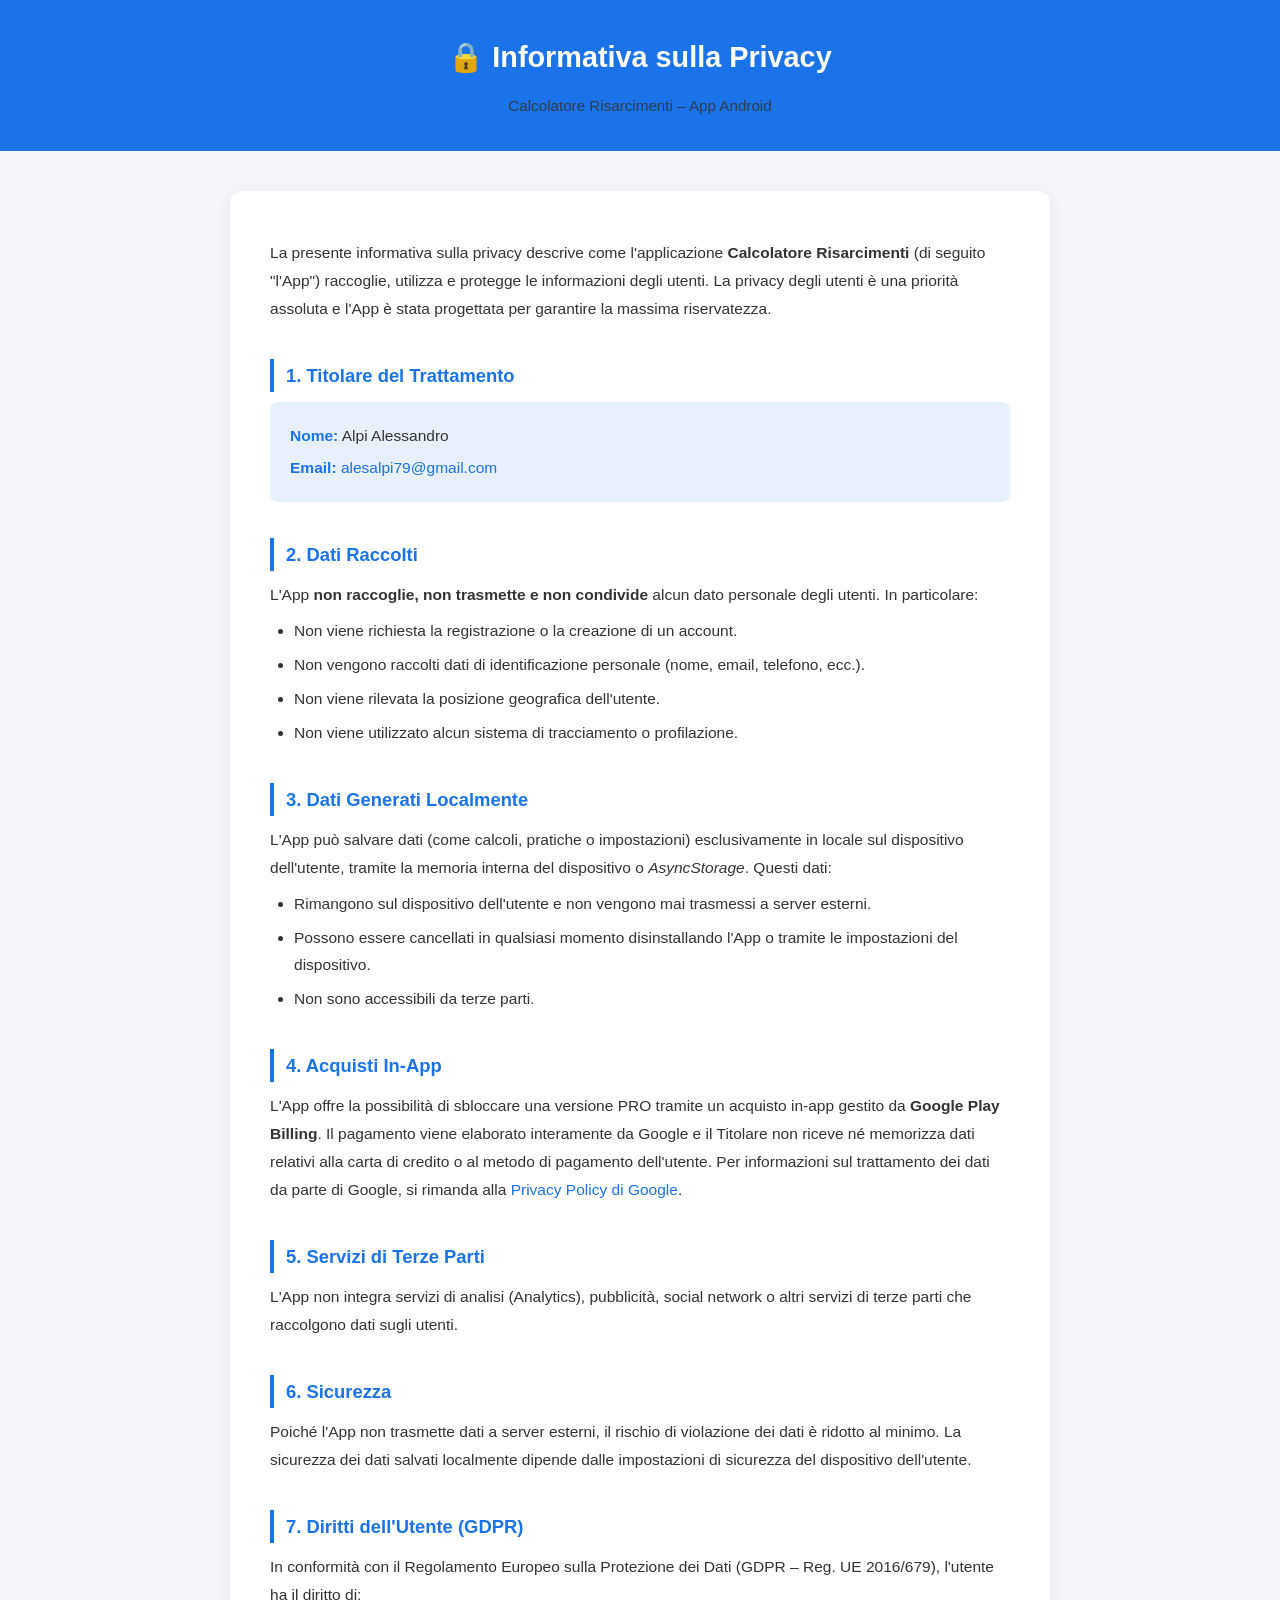
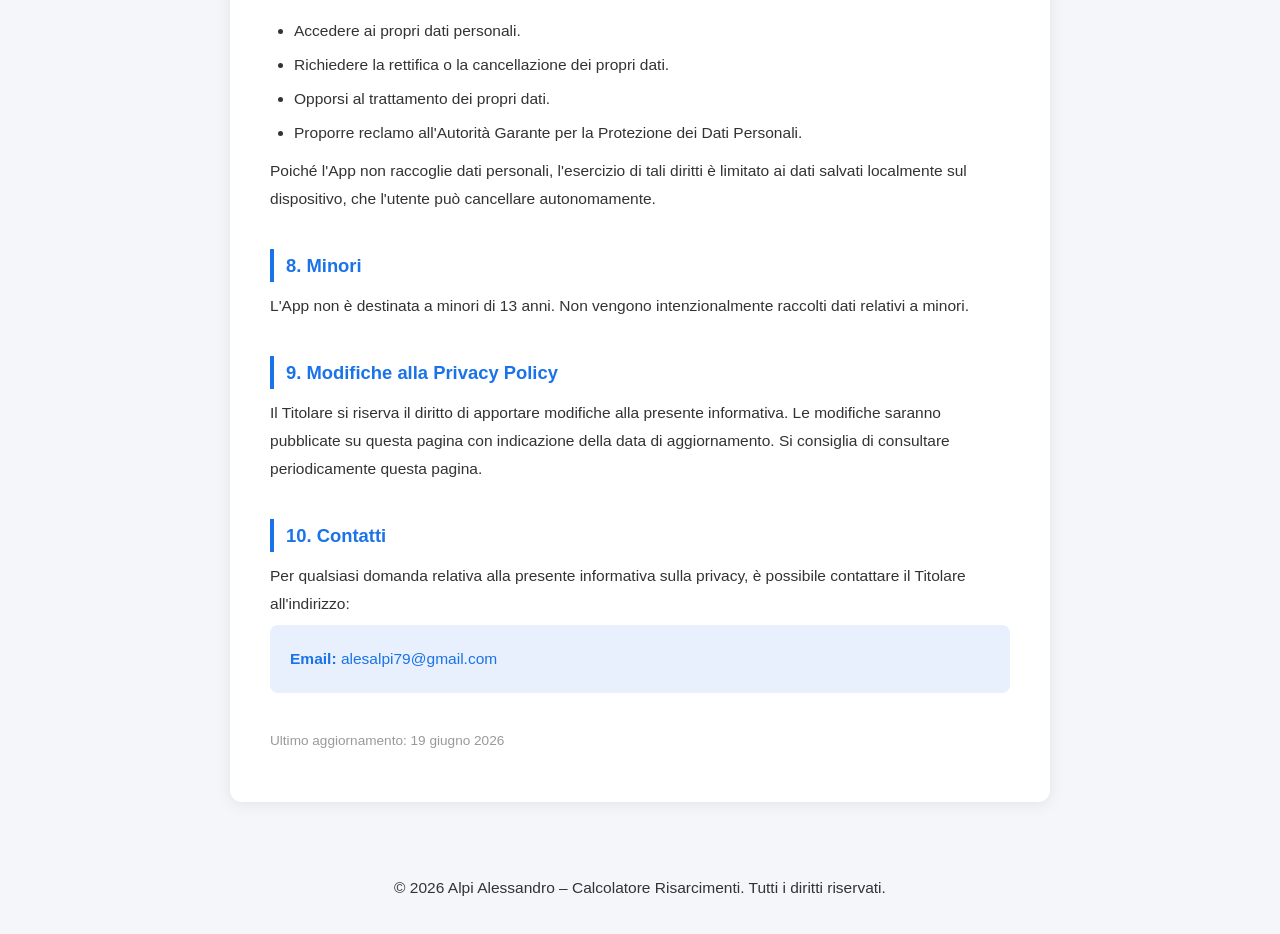
<file: privacy.html>
<!DOCTYPE html>
<html lang="it">
<head>
  <meta charset="UTF-8" />
  <meta name="viewport" content="width=device-width, initial-scale=1.0"/>
  <title>Informativa sulla Privacy – Calcolatore Risarcimenti</title>
  <style>
    * { box-sizing: border-box; margin: 0; padding: 0; }
    body {
      font-family: 'Segoe UI', Arial, sans-serif;
      background: #f4f6f9;
      color: #222;
      line-height: 1.8;
      padding: 0;
    }
    header {
      background: #1a73e8;
      color: white;
      padding: 32px 24px;
      text-align: center;
    }
    header h1 {
      font-size: 1.8rem;
      font-weight: 700;
    }
    header p {
      margin-top: 8px;
      font-size: 0.95rem;
      opacity: 0.85;
    }
    main {
      max-width: 820px;
      margin: 40px auto;
      background: #fff;
      border-radius: 12px;
      box-shadow: 0 2px 16px rgba(0,0,0,0.08);
      padding: 48px 40px;
    }
    h2 {
      font-size: 1.15rem;
      color: #1a73e8;
      margin-top: 36px;
      margin-bottom: 10px;
      border-left: 4px solid #1a73e8;
      padding-left: 12px;
    }
    p, li { font-size: 0.97rem; color: #333; }
    ul { padding-left: 24px; margin-top: 8px; }
    ul li { margin-bottom: 6px; }
    a { color: #1a73e8; text-decoration: none; }
    a:hover { text-decoration: underline; }
    .info-box {
      background: #e8f0fe;
      border-radius: 8px;
      padding: 16px 20px;
      margin-top: 8px;
    }
    .info-box p { margin: 4px 0; }
    .info-box strong { color: #1a73e8; }
    footer {
      text-align: center;
      padding: 32px;
      font-size: 0.85rem;
      color: #888;
    }
    @media (max-width: 600px) {
      main { padding: 28px 18px; margin: 16px; }
      header h1 { font-size: 1.3rem; }
    }
  </style>
</head>
<body>

<header>
  <h1>🔒 Informativa sulla Privacy</h1>
  <p>Calcolatore Risarcimenti – App Android</p>
</header>

<main>

  <p>La presente informativa sulla privacy descrive come l'applicazione <strong>Calcolatore Risarcimenti</strong> (di seguito "l'App") raccoglie, utilizza e protegge le informazioni degli utenti. La privacy degli utenti è una priorità assoluta e l'App è stata progettata per garantire la massima riservatezza.</p>

  <h2>1. Titolare del Trattamento</h2>
  <div class="info-box">
    <p><strong>Nome:</strong> Alpi Alessandro</p>
    <p><strong>Email:</strong> <a href="mailto:alesalpi79@gmail.com">alesalpi79@gmail.com</a></p>
  </div>

  <h2>2. Dati Raccolti</h2>
  <p>L'App <strong>non raccoglie, non trasmette e non condivide</strong> alcun dato personale degli utenti. In particolare:</p>
  <ul>
    <li>Non viene richiesta la registrazione o la creazione di un account.</li>
    <li>Non vengono raccolti dati di identificazione personale (nome, email, telefono, ecc.).</li>
    <li>Non viene rilevata la posizione geografica dell'utente.</li>
    <li>Non viene utilizzato alcun sistema di tracciamento o profilazione.</li>
  </ul>

  <h2>3. Dati Generati Localmente</h2>
  <p>L'App può salvare dati (come calcoli, pratiche o impostazioni) esclusivamente in locale sul dispositivo dell'utente, tramite la memoria interna del dispositivo o <em>AsyncStorage</em>. Questi dati:</p>
  <ul>
    <li>Rimangono sul dispositivo dell'utente e non vengono mai trasmessi a server esterni.</li>
    <li>Possono essere cancellati in qualsiasi momento disinstallando l'App o tramite le impostazioni del dispositivo.</li>
    <li>Non sono accessibili da terze parti.</li>
  </ul>

  <h2>4. Acquisti In-App</h2>
  <p>L'App offre la possibilità di sbloccare una versione PRO tramite un acquisto in-app gestito da <strong>Google Play Billing</strong>. Il pagamento viene elaborato interamente da Google e il Titolare non riceve né memorizza dati relativi alla carta di credito o al metodo di pagamento dell'utente. Per informazioni sul trattamento dei dati da parte di Google, si rimanda alla <a href="https://policies.google.com/privacy" target="_blank" rel="noopener">Privacy Policy di Google</a>.</p>

  <h2>5. Servizi di Terze Parti</h2>
  <p>L'App non integra servizi di analisi (Analytics), pubblicità, social network o altri servizi di terze parti che raccolgono dati sugli utenti.</p>

  <h2>6. Sicurezza</h2>
  <p>Poiché l'App non trasmette dati a server esterni, il rischio di violazione dei dati è ridotto al minimo. La sicurezza dei dati salvati localmente dipende dalle impostazioni di sicurezza del dispositivo dell'utente.</p>

  <h2>7. Diritti dell'Utente (GDPR)</h2>
  <p>In conformità con il Regolamento Europeo sulla Protezione dei Dati (GDPR – Reg. UE 2016/679), l'utente ha il diritto di:</p>
  <ul>
    <li>Accedere ai propri dati personali.</li>
    <li>Richiedere la rettifica o la cancellazione dei propri dati.</li>
    <li>Opporsi al trattamento dei propri dati.</li>
    <li>Proporre reclamo all'Autorità Garante per la Protezione dei Dati Personali.</li>
  </ul>
  <p style="margin-top:10px;">Poiché l'App non raccoglie dati personali, l'esercizio di tali diritti è limitato ai dati salvati localmente sul dispositivo, che l'utente può cancellare autonomamente.</p>

  <h2>8. Minori</h2>
  <p>L'App non è destinata a minori di 13 anni. Non vengono intenzionalmente raccolti dati relativi a minori.</p>

  <h2>9. Modifiche alla Privacy Policy</h2>
  <p>Il Titolare si riserva il diritto di apportare modifiche alla presente informativa. Le modifiche saranno pubblicate su questa pagina con indicazione della data di aggiornamento. Si consiglia di consultare periodicamente questa pagina.</p>

  <h2>10. Contatti</h2>
  <p>Per qualsiasi domanda relativa alla presente informativa sulla privacy, è possibile contattare il Titolare all'indirizzo:</p>
  <div class="info-box">
    <p><strong>Email:</strong> <a href="mailto:alesalpi79@gmail.com">alesalpi79@gmail.com</a></p>
  </div>

  <p style="margin-top: 36px; font-size: 0.85rem; color: #999;">
    Ultimo aggiornamento: 19 giugno 2026
  </p>

</main>

<footer>
  <p>&copy; 2026 Alpi Alessandro – Calcolatore Risarcimenti. Tutti i diritti riservati.</p>
</footer>

</body>
</html>
</file>
